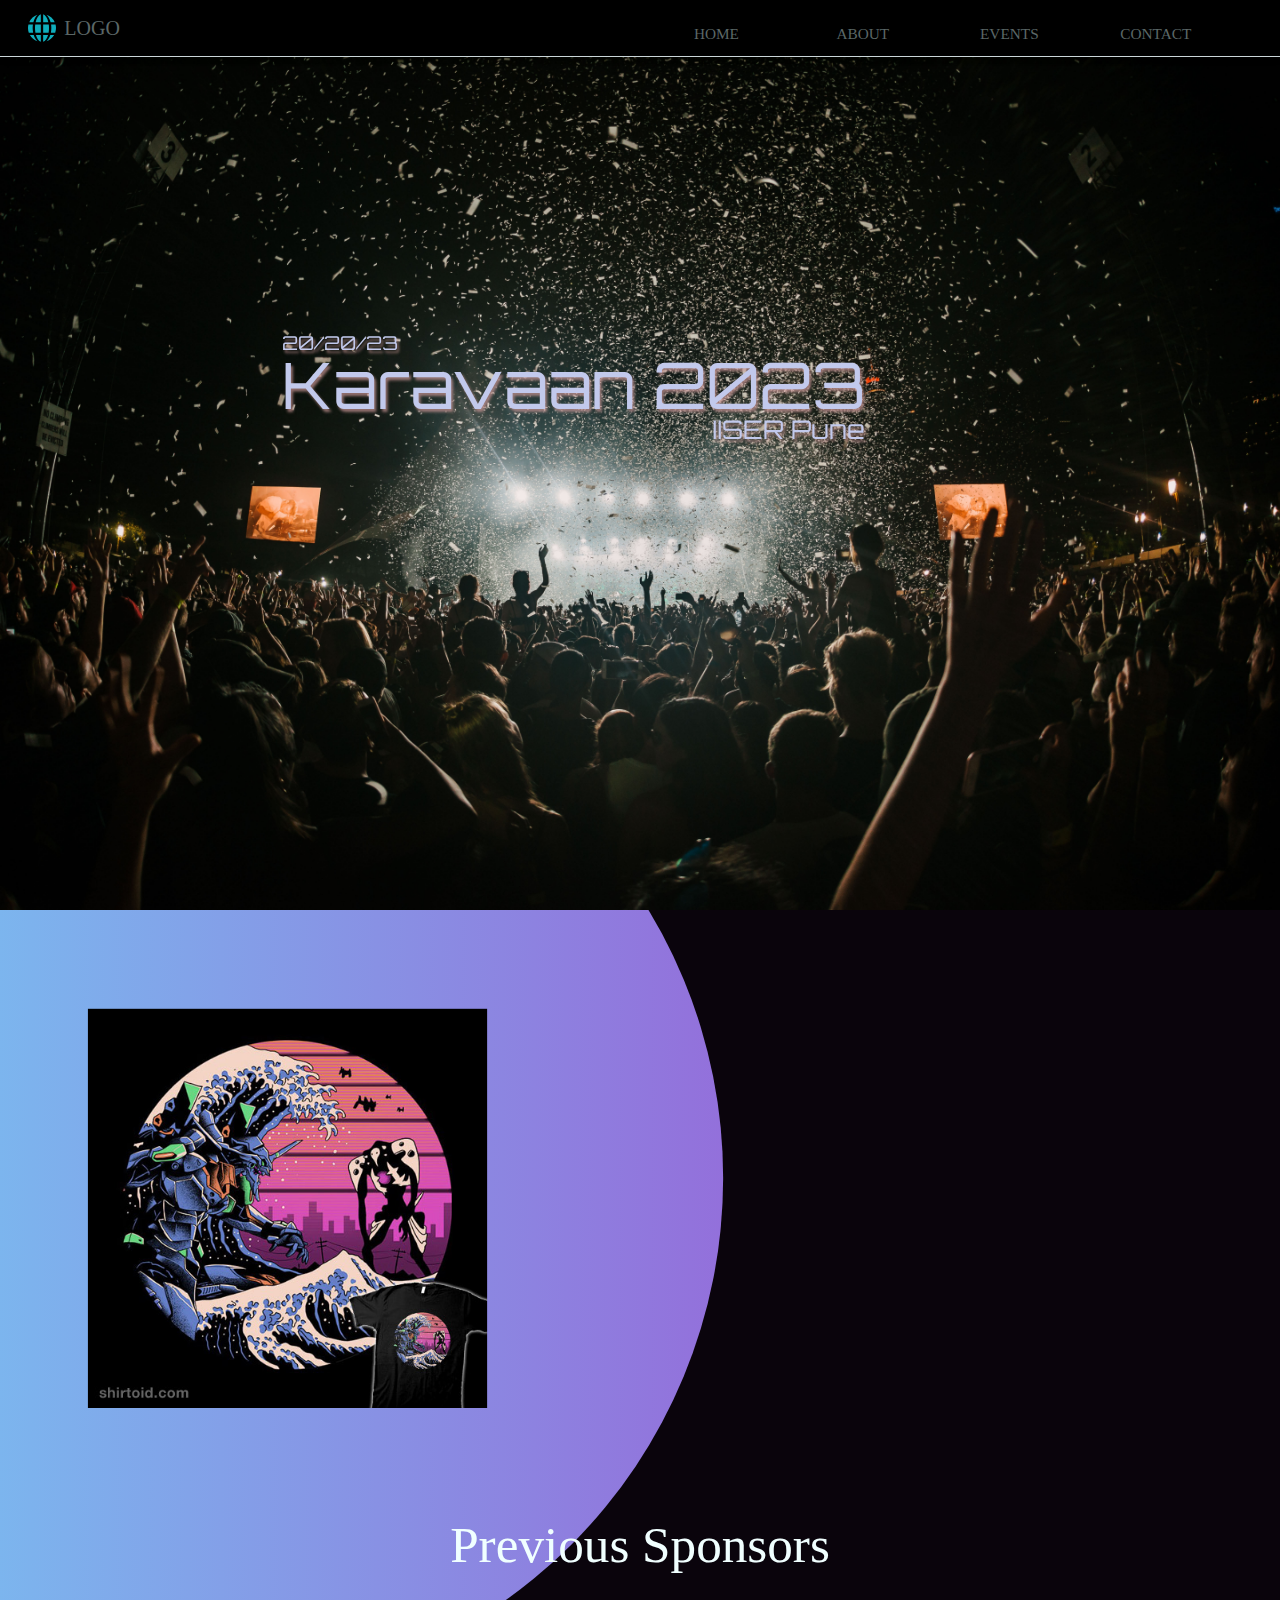
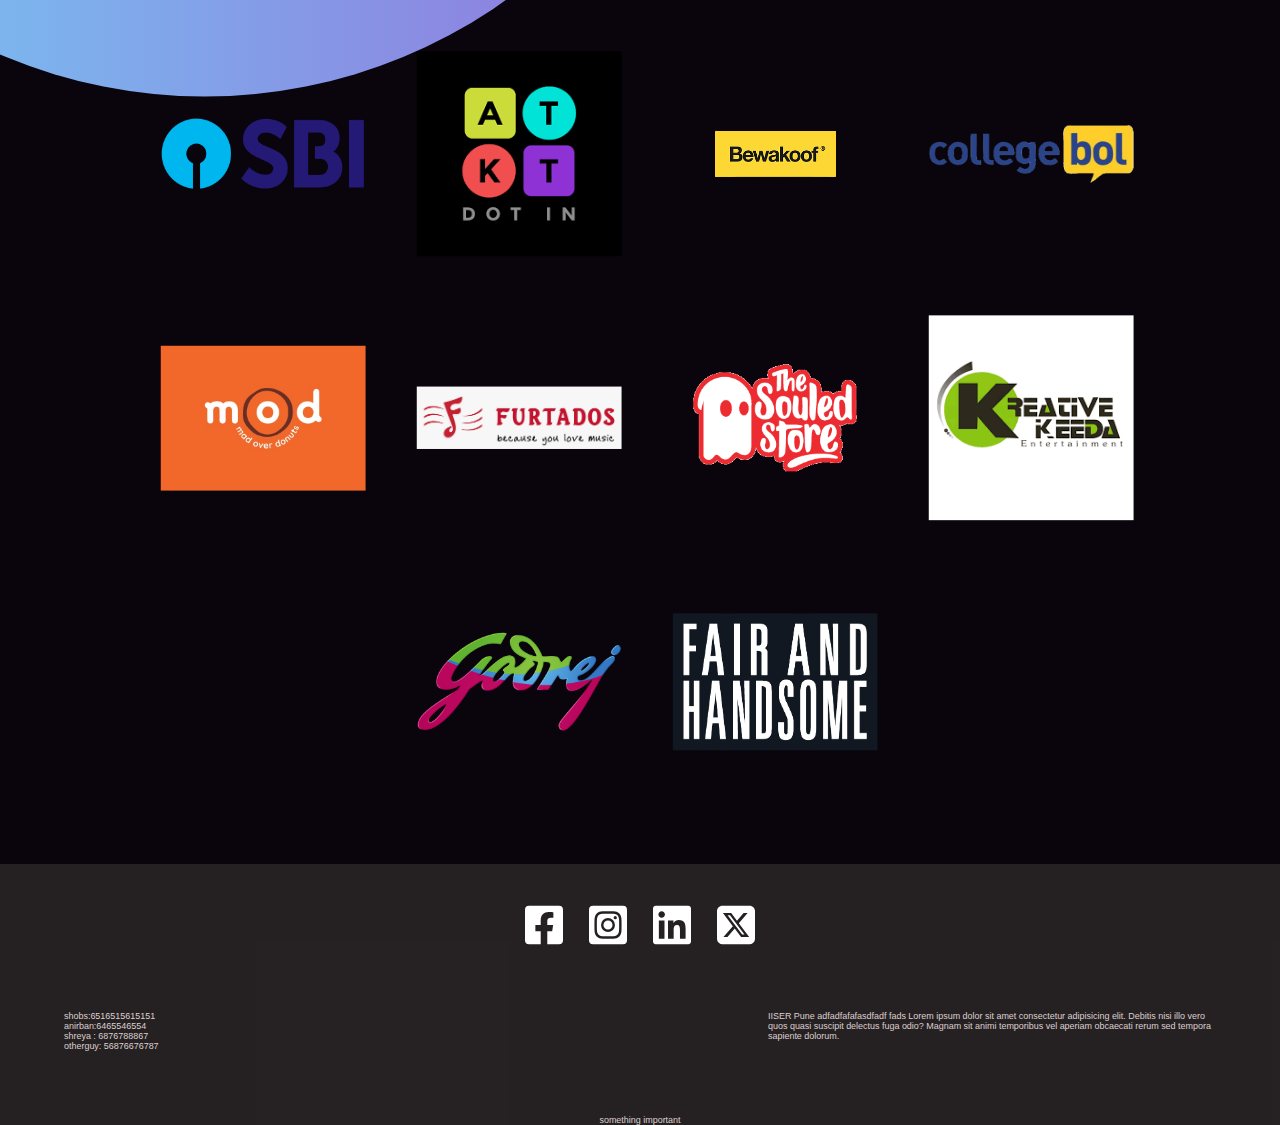
<file: index.html>
<html lang="en">
  <head>
    <meta charset="UTF-8" />
    <meta name="viewport" content="device-width, initial-scale=1.0" />
    <link rel="stylesheet" href="style.css" />
    <link rel="preconnect" href="https://fonts.googleapis.com" />
    <link rel="preconnect" href="https://fonts.gstatic.com" crossorigin />
    <link
      href="https://fonts.googleapis.com/css2?family=Monoton&display=swap"
      rel="stylesheet"
    />
    <link rel="preconnect" href="https://fonts.googleapis.com" />
    <link rel="preconnect" href="https://fonts.gstatic.com" crossorigin />
    <link
      href="https://fonts.googleapis.com/css2?family=Orbitron:wght@800&display=swap"
      rel="stylesheet"
    />
        <script src="https://ajax.googleapis.com/ajax/libs/jquery/3.6.4/jquery.min.js"></script>
      <script defer src="app.js"></script>
    
    <title>Document</title>
  </head>
  <body>

    <div class="container-nav">
    <header class="site-header">
        <div class="header__content--flow">
            <section class="header-content--left">
                <a href="#" class="brand-logo">
                    <svg width="28" height="28" viewBox="0 0 24 24" fill="none" xmlns="http://www.w3.org/2000/svg">
                        <path d="M8.098.649A12.037 12.037 0 0 0 1.088 7h3.525C5.305 4.302 6.541 2.065 8.098.65ZM6.544 7C7.359 3.45 9.014.832 11 .166V7H6.544Zm-2.33 2H.378A12.022 12.022 0 0 0 0 12c0 1.403.24 2.749.683 4h3.703A20.558 20.558 0 0 1 4 12c0-1.032.074-2.037.214-3Zm2.127 7A23.07 23.07 0 0 1 6 12c0-1.036.066-2.041.189-3H11v7H6.341Zm-1.44 2H1.605a12.037 12.037 0 0 0 6.493 5.351c-1.36-1.237-2.475-3.1-3.197-5.35ZM11 23.834C9.205 23.232 7.681 21.037 6.803 18H11v5.834Zm4.902-.483a12.037 12.037 0 0 0 6.493-5.35h-3.296c-.722 2.25-1.837 4.113-3.197 5.35ZM17.197 18c-.878 3.037-2.402 5.232-4.197 5.834V18h4.197Zm2.417-2h3.703A11.98 11.98 0 0 0 24 12c0-1.036-.131-2.041-.378-3h-3.836c.14.963.214 1.968.214 3 0 1.396-.135 2.74-.386 4Zm-1.803-7c.123.959.189 1.964.189 3 0 1.403-.12 2.749-.341 4H13V9h4.811Zm-.355-2H13V.166C14.986.832 16.641 3.45 17.456 7Zm1.931 0c-.692-2.698-1.928-4.935-3.485-6.351A12.037 12.037 0 0 1 22.912 7h-3.525Z" />
                    </svg>
                    <span class="logo-text">LOGO</span>
                </a>
                <button class="nav-toggle">
                    <span class="toggle--icon"></span>
                </button>
            </section>
            <section class="header-content--right">
                <nav class="header-nav" role="navigation">
                    <ul class="nav__list" aria-expanded="false">
                        <li class="list-item">
                            <a class="nav__link" href="index.html">Home</a>
                        </li>
                        <li class="list-item">
                            <a class="nav__link" href="#aboutt">About</a>
                        </li>
                        <li class="list-item">
                            <a class="nav__link" href="events.html">Events</a>
                        </li>
                       
                        <li class="list-item">
                            <a class="nav__link" href="#footer">Contact</a>
                        </li>
                    </ul>
                </nav>
            </section>
        </div>
    </header>
</div>
    
    <div class="wrapper">
      

      <div class="blob", id="blob"></div>
      <div class="name-placement">
        <img src="img\fest.jpg" class="fest" />
        <div class="container">
          <p class="date hidden">20/20/23</p>
          <p class="text hidden">Karavaan 2023</p>
          <p class="venue hidden">IISER Pune</p>
        </div>
      </div>
    </div>



      






    
    <div class="wrap">
    <!-- changes by me  -->
    <div class="blob2" id="blob2"></div>
    <div class="blob3" id="blob3"></div>
  </div>
    <section class="column-container">
      <div class="row">
        <section class="about" id="aboutt">
          <div class="aboutimg"></div>
          <div class="abouttext" id="zindexup">
            <h2 class="aboutus hidden" >About Us</h2>
            <p class="about hidden">
              Lorem ipsum dolor sit amet consectetur adipisicing elit. Ipsum
              nihil odio quam unde veritatis, excepturi expedita quas magnam
              dolorum consequuntur ipsa nulla recusandae dolorem culpa! Itaque
              modi illum consectetur molestiae totam fuga veritatis voluptas
              quisquam.  Lorem ipsum dolor sit amet consectetur adipisicing elit. Ipsum
              nihil odio quam unde veritatis, excepturi expedita quas magnam
              dolorum consequuntur ipsa nulla recusandae dolorem culpa! Itaque
              modi illum consectetur molestiae totam fuga veritatis voluptas
              quisquam.     
            </p>
          </div>
        </section>
      </div>
    </section>
  

    <section class="sponsors">
      <p class="spon">Previous Sponsors</p>
      <div class="spon-cover">
        <div><img src="img\sponsors\10.png" alt=""></div>
        <div><img src="img\sponsors\15.png" alt=""></div>
        <div><img src="img\sponsors\3.png" alt=""></div>
        <div><img src="img\sponsors\4.png" alt=""></div>
        <div><img src="img\sponsors\13.png" alt=""></div>
        <div><img src="img\sponsors\6.png" alt=""></div>
        <div><img src="img\sponsors\5.png" alt=""></div>
        <div><img src="img\sponsors\18.png" alt=""></div>
        <div><img src="img\sponsors\20.png" alt=""></div>
        <div><img src="img\sponsors\22.png" alt=""></div>
      </div>
    </section>





    







    <section class="footer" id="footer">
      <div class="logos">
        <div class="cover">
          <div>
           <img src="img\icons\zuck.svg" alt="">
          </div>
          <div>
            <img src="img\icons\insta.svg" alt="">
          </div>
          <div>
            <img src="img\icons\linkedin.svg" alt="">
          </div>
          <div>
            <img src="img\icons\x.svg" alt="">
          </div>
        </div>
      </div>
      <div class="cover-2">
      <div class="coords"><p>shobs:6516515615151</p>
      <p>anirban:6465546554 </p>
      <p>shreya : 6876788867</p>
      <p>otherguy: 56876676787</p></div>
      <div class="address">
        <p>IISER Pune adfadfafafasdfadf fads Lorem ipsum dolor sit amet consectetur adipisicing elit. Debitis nisi illo vero quos quasi suscipit delectus fuga odio? Magnam sit animi temporibus vel aperiam obcaecati rerum sed tempora sapiente dolorum.</p>
      </div></div>
      <div class="extra-info">
        <p> something important</p>
      </div>
      
    </section>
  </body>
</html>
</file>
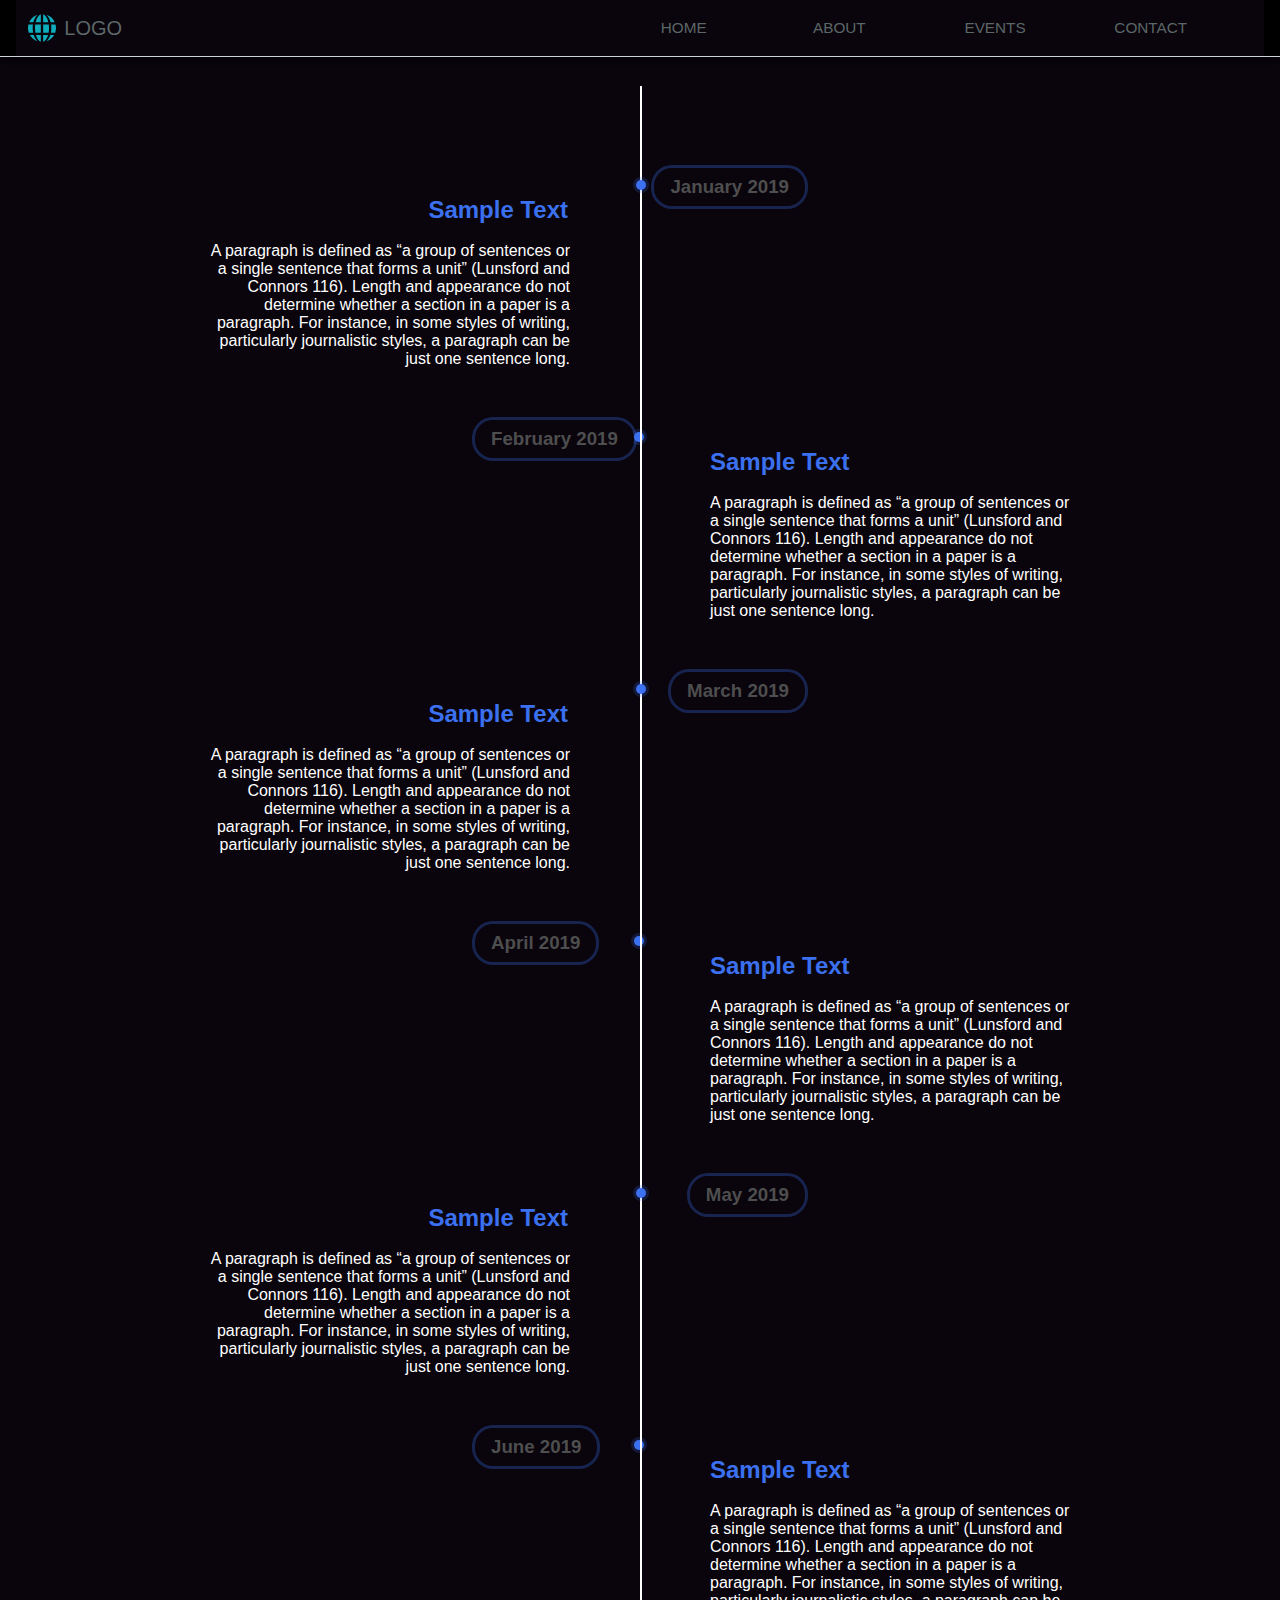
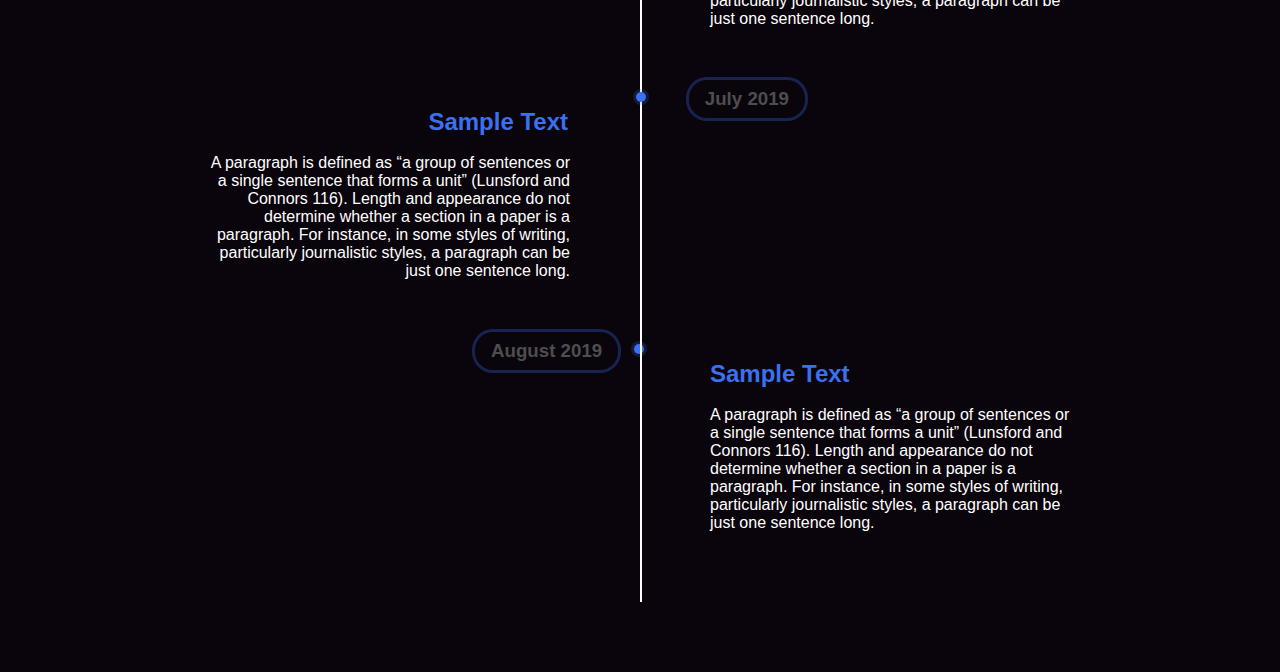
<file: events.html>
<!DOCTYPE html>
<html lang="en">
<head>
    <meta charset="UTF-8">
    <meta name="viewport" content="width=device-width, initial-scale=1.0">
        <link
      href="https://fonts.googleapis.com/css2?family=Orbitron:wght@800&display=swap"
      rel="stylesheet"
    />
    <link rel="stylesheet" href="events.css">
    <link rel="stylesheet" href="style.css">
        <link rel="preconnect" href="https://fonts.googleapis.com" />
    <link rel="preconnect" href="https://fonts.gstatic.com" crossorigin />
    <link
      href="https://fonts.googleapis.com/css2?family=Monoton&display=swap"
      rel="stylesheet"
    />
    <link rel="preconnect" href="https://fonts.googleapis.com" />
    <link rel="preconnect" href="https://fonts.gstatic.com" crossorigin />
    <link
      href="https://fonts.googleapis.com/css2?family=Orbitron:wght@800&display=swap"
      rel="stylesheet"
    />
        <script src="https://ajax.googleapis.com/ajax/libs/jquery/3.6.4/jquery.min.js"></script>
      <script defer src="app.js"></script>
    </head>
    
<body>
       <div class="container-nav">
    <header class="site-header">
        <div class="header__content--flow">
            <section class="header-content--left">
                <a href="index.html" class="brand-logo">
                    <svg width="28" height="28" viewBox="0 0 24 24" fill="none" xmlns="http://www.w3.org/2000/svg">
                        <path d="M8.098.649A12.037 12.037 0 0 0 1.088 7h3.525C5.305 4.302 6.541 2.065 8.098.65ZM6.544 7C7.359 3.45 9.014.832 11 .166V7H6.544Zm-2.33 2H.378A12.022 12.022 0 0 0 0 12c0 1.403.24 2.749.683 4h3.703A20.558 20.558 0 0 1 4 12c0-1.032.074-2.037.214-3Zm2.127 7A23.07 23.07 0 0 1 6 12c0-1.036.066-2.041.189-3H11v7H6.341Zm-1.44 2H1.605a12.037 12.037 0 0 0 6.493 5.351c-1.36-1.237-2.475-3.1-3.197-5.35ZM11 23.834C9.205 23.232 7.681 21.037 6.803 18H11v5.834Zm4.902-.483a12.037 12.037 0 0 0 6.493-5.35h-3.296c-.722 2.25-1.837 4.113-3.197 5.35ZM17.197 18c-.878 3.037-2.402 5.232-4.197 5.834V18h4.197Zm2.417-2h3.703A11.98 11.98 0 0 0 24 12c0-1.036-.131-2.041-.378-3h-3.836c.14.963.214 1.968.214 3 0 1.396-.135 2.74-.386 4Zm-1.803-7c.123.959.189 1.964.189 3 0 1.403-.12 2.749-.341 4H13V9h4.811Zm-.355-2H13V.166C14.986.832 16.641 3.45 17.456 7Zm1.931 0c-.692-2.698-1.928-4.935-3.485-6.351A12.037 12.037 0 0 1 22.912 7h-3.525Z" />
                    </svg>
                    <span class="logo-text">LOGO</span>
                </a>
                <button class="nav-toggle">
                    <span class="toggle--icon"></span>
                </button>
            </section>
            <section class="header-content--right">
                <nav class="header-nav" role="navigation">
                    <ul class="nav__list" aria-expanded="false">
                        <li class="list-item">
                            <a class="nav__link" href="index.html">Home</a>
                        </li>
                        <li class="list-item">
                            <a class="nav__link" href="index.html#aboutt">About</a>
                        </li>
                        <li class="list-item">
                            <a class="nav__link" href="events.html">Events</a>
                        </li>
                   
                        <li class="list-item">
                            <a class="nav__link" href="index.html#footer">Contact</a>
                        </li>
                    </ul>
                </nav>
            </section>
        </div>
    </header>
</div>

<div class="timeline">

  <ul>
    <li>
      <div class="right_content">
        <h2>Sample Text</h2>
        <p>A paragraph is defined as “a group of sentences or a single sentence that forms a unit” (Lunsford and Connors 116). Length and appearance do not determine whether a section in a paper is a paragraph. For instance, in some styles of writing, particularly
          journalistic styles, a paragraph can be just one sentence long.
        </p>
      </div>
      <div class="left_content">
        <h3>January 2019 </h3>
      </div>
    </li>
    <li>
      <div class="right_content">
        <h2>Sample Text</h2>
        <p>A paragraph is defined as “a group of sentences or a single sentence that forms a unit” (Lunsford and Connors 116). Length and appearance do not determine whether a section in a paper is a paragraph. For instance, in some styles of writing, particularly
          journalistic styles, a paragraph can be just one sentence long.
        </p>
      </div>
      <div class="left_content">
        <h3>February 2019 </h3>
      </div>
    </li>
    <li>
      <div class="right_content">
        <h2>Sample Text</h2>
        <p>A paragraph is defined as “a group of sentences or a single sentence that forms a unit” (Lunsford and Connors 116). Length and appearance do not determine whether a section in a paper is a paragraph. For instance, in some styles of writing, particularly
          journalistic styles, a paragraph can be just one sentence long.
        </p>
      </div>
      <div class="left_content">
        <h3>March 2019 </h3>
      </div>
    </li>
    <li>
      <div class="right_content">
        <h2>Sample Text</h2>
        <p>A paragraph is defined as “a group of sentences or a single sentence that forms a unit” (Lunsford and Connors 116). Length and appearance do not determine whether a section in a paper is a paragraph. For instance, in some styles of writing, particularly
          journalistic styles, a paragraph can be just one sentence long.
        </p>
      </div>
      <div class="left_content">
        <h3>April 2019 </h3>
      </div>
    </li>
    <li>
      <div class="right_content">
        <h2>Sample Text</h2>
        <p>A paragraph is defined as “a group of sentences or a single sentence that forms a unit” (Lunsford and Connors 116). Length and appearance do not determine whether a section in a paper is a paragraph. For instance, in some styles of writing, particularly
          journalistic styles, a paragraph can be just one sentence long.
        </p>
      </div>
      <div class="left_content">
        <h3>May 2019 </h3>
      </div>
    </li>
    <li>
      <div class="right_content">
        <h2>Sample Text</h2>
        <p>A paragraph is defined as “a group of sentences or a single sentence that forms a unit” (Lunsford and Connors 116). Length and appearance do not determine whether a section in a paper is a paragraph. For instance, in some styles of writing, particularly
          journalistic styles, a paragraph can be just one sentence long.
        </p>
      </div>
      <div class="left_content">
        <h3>June 2019 </h3>
      </div>
    </li>
    <li>
      <div class="right_content">
        <h2>Sample Text</h2>
        <p>A paragraph is defined as “a group of sentences or a single sentence that forms a unit” (Lunsford and Connors 116). Length and appearance do not determine whether a section in a paper is a paragraph. For instance, in some styles of writing, particularly
          journalistic styles, a paragraph can be just one sentence long.
        </p>
      </div>
      <div class="left_content">
        <h3>July 2019 </h3>
      </div>
    </li>
    <li>
      <div class="right_content">
        <h2>Sample Text</h2>
        <p>A paragraph is defined as “a group of sentences or a single sentence that forms a unit” (Lunsford and Connors 116). Length and appearance do not determine whether a section in a paper is a paragraph. For instance, in some styles of writing, particularly
          journalistic styles, a paragraph can be just one sentence long.
        </p>
      </div>
      <div class="left_content">
        <h3>August 2019 </h3>
      </div>
    </li>
    <div style="clear:both;"></div>
  </ul>
</div>










</body>
</html>
</file>
<file: style.css>
html {

    margin: 0px;
    padding: 0;
    background-color: rgb(10, 4, 12);
   
}
html {
	 box-sizing: border-box;
	 overflow-x: hidden;
}



:root {
    --brand-clr: hsl(185, 85%, 40%);
    --bg-primary: hsl(195, 20%, 86%);
    --border-clr: hsl(195, 16%, 82%);
    --accent-blue: hsl(205, 100%, 48%);
    --text-primary: hsl(180, 6%, 38%);
    --text-accent: hsl(195, 2%, 78%);

    --header: 3.5rem;
    --full-width: 100%;
    --padding-space: calc(var(--full-width) - 2rem);
    --max-width: 80rem;
    --min-width: 22.5rem;

    --bd-radius: 0.5em;
    --space-025: 0.25rem;
    --space-05: 0.5rem;
    --space-1: 1rem;
}

a {
    text-decoration: none;
}



.container-nav {
  width: 100%;
    flex-grow: 1;
    display: grid;
    place-self: center;

}

.site-header {
    --padding: 1rem;
    --header-margin: 5vh;
    --shadow: 0 0.1875em 0.3125em #0003, 0 0.125em 0.5em #0002;
    margin-block: auto;
    min-block-size: var(--header);
    background-color: #000000;
    outline: 1px solid var(--border-clr);
   
    padding-inline: var(--padding);
    box-shadow: var(--shadow);
}

.header__content--flow {
    block-size: inherit;
    display: flex;
    flex-flow: wrap;

    /* Breakpoint 1280px > 720px */
    gap: 0 clamp(3.5rem, -24.14rem + 61.43vw, 25rem);
}

.header__content--flow > * {
    flex-grow: 1;
    height: var(--header);
    width: calc((45rem - var(--full-width) - (var(--padding) * 2)) * 999);
}

.header-content--left {
    display: grid;
    grid-auto-flow: column;
    inline-size: max-content;
    place-content: center;
}

.brand-logo {
    gap: var(--space-05);
    padding: 0.25em 0.75em;
    align-items: center;
    display: inline-flex;
}

.brand-logo > svg {
    fill: var(--brand-clr);
}

.logo-text {
    color: var(--text-primary);
    font-size: 20px;
    font-weight: 500;
}

.nav-toggle {
    aspect-ratio: 1;
    height: 2.25rem;
    display: inline-grid;
    place-content: center;
    background: none;
    border: none;
    visibility: hidden;
    cursor: pointer;
}

.nav-toggle:active {
    scale: 0.9;
}

.toggle--icon {
    width: 1.5rem;
    height: 0.25rem;
    border-radius: 10vh;
    position: relative;
    background-color: #666;
}

.toggle--icon::before,
.toggle--icon::after {
    content: "";
    position: absolute;
    inset: 0;
    border-radius: inherit;
    background-color: #666;
    translate: 0 var(--bar--top, 0.5rem);
}

.toggle--icon::after {
    --bar--top: -0.5rem;
}

.header-content--right {
    flex-grow: 999;
}

.header-nav {
    display: grid;
    align-items: center;
    block-size: 100%;
}

.nav__list {
    list-style: none;
    display: grid;
    grid-auto-flow: column;
    justify-content: space-evenly;
    grid-auto-rows: 2.25rem;
}

.list-item {
    block-size: 100%;
}

.nav__link {
    block-size: inherit;
    display: inline-grid;
    place-items: center;
    min-width: 10ch;
    padding-left: 0;
    color: var(--text-primary);
    font-size: 15.3px;
    font-weight: 500;
    text-transform: uppercase;
}

.nav__link:focus-within {
    color: var(--accent-blue);
}
.nav__link:hover:not(:focus) {
    border-bottom: 2px solid currentColor;
}
.nav__list:hover .nav__link:not(:focus, :hover) {
    color: var(--text-accent);
}

@media (max-width: 575px) {
    .header-content--left {
        justify-content: space-between;
    }

    .header-content--right {
        height: auto;
    }

    .nav-toggle {
        visibility: visible;
    }

    .nav__list {
      position: absolute;
        right: 0;
        padding: 5px 1px 5px 1px;
        margin-inline: var(--space-1);
        top: 11vw;
        z-index: 1000;
        position: absolute;
        grid-auto-rows: 1rem;
        background-color: #ffffff00;
        border-radius: var(--bd-radius);
        border: 1px solid var(--border-clr);
        
        grid-auto-flow: row;
        box-shadow: var(--shadow);
        visibility: hidden;
        opacity: 0;
    }

    .nav__list[aria-expanded="true"] {
        visibility: visible;
        transform-origin: top center;
        opacity: 1;
        transition: visibility 0ms, transform 166ms ease, opacity 166ms linear;
    }
}

@media (max-width: 479px) {
    .header-content--left > * {
        scale: 0.83;
    }
 
}



body {
  margin:0;
  padding:0;
  width:0;
  min-width: 100%;
  overflow-x: hidden;   


}
.wrapper {

    position: relative;
    font-family: 'Monoton', cursive;
    width:100%;
}

.fest {
    width: 100%;
    z-index: -1;
    position: absolute;

}

.name-placement {
    position: relative;
}

.container {
    position: absolute;
    left:22vw;
    top:20vw;
    color: rgb(194, 201, 236);
    font-family: 'Orbitron', sans-serif;
    text-align: center;
      text-shadow: 2px 3px 3px hsla(0, 35%, 70%, 0.7);

}

p.text{
    font-size: 5vw;
    margin-top: -2%;
    margin-bottom:-2%;
}


p.date{
 font-size: 1.5vw;
 margin-bottom: 0;
 text-align: left;
}

p.venue{
 font-size: 2vw;
 margin-top: 0;
 text-align: right;
}



a { 
    color: aliceblue;
    text-decoration: none;
}
.rows {
    
    font-size: 2.5vw;
    display: flex;
    justify-content: right;
    gap:10vw;
    margin: 0;
    padding: 0;
    list-style: none;


}



.logo {
    position: sticky;
    top: 5px;
    left:5px;
    font-size: larger;
    margin-right: auto;
    align-self: flex-start;
    overflow: hidden;
}

.wrap {  

  display: flex;
  position: relative;
  align-items: center;
    height: 60vw;  
    background-color: transparent;  
    color: black;  
    padding-bottom: 10vw;  
    margin: 0;
}

/* code for blob*/
#blob2 {
  overflow: hidden;
  padding: 0;
  margin: 0;
    z-index: -2;
    background-color: white;
    height: 81vw;
    position: absolute;
    aspect-ratio: 1;
    left: 50%;
    top: 50%;
    translate: -92% 15%;
    border-radius: 50%;
    background: linear-gradient(
        to right,
        rgb(114, 211, 246),
        mediumpurple
    );


 

}




section.about {

    display: flex;
    gap: 10vw;
    justify-content:space-around;
    align-items: center;
  }
  
  div.aboutimg {
    z-index: 5;
    height: 40vw;
    width: 39vw;
    background:transparent url("Retro-Eva.jpg") no-repeat center;
    scale: 80%;
    background-size: contain; 
  }
  
  div.abouttext {
  z-index: -2;
    color: rgb(194, 201, 236);
    height: 40vw;
    width: 39vw;
    background-color: rgb(10, 4, 12);
    overflow: hidden;
 
  }
  
  #zindexup{
    z-index: -5;
  }


  .about {
    font-size: 2vw;
  }

  .sponsors{
    padding: 0 10% 0 10%;
    z-index: 1000;
  }
.spon {
  color:azure;
  font-size: 4vw;
  text-align: center;
}
.spon-cover {

  display: flex;
    flex-wrap: wrap;
      justify-content: center;
}

.spon-cover div > img {
  width: 20vw;
  aspect-ratio: 1;
  object-fit: contain;
  padding-bottom: 3%;
  padding-left:3%;
  scale: 80%;


}



.spon-cover div > img:hover {
  scale: 82%;
  transition:all 0.2s ease-in-out;
}












  .footer {
    font-family: Arial, Helvetica, sans-serif;
    padding-top: 3vw;
    background-color: rgba(53, 50, 47, 0.642);
    gap: 10px;
    overflow-x: hidden;
    margin-top: clamp(2rem,5vw,3rem);
 
  }
    .footer p{
      font-size: 0.7vw;
      margin: 0;
      text-align: center;
      color: rgb(222, 207, 207);
    }



  .logos{
  padding: 0;
  margin: 0;
  }

  .cover{
    display: flex;
    justify-content: center;
    gap: 2vw;
    padding: 0;
    margin: 0;
  }

  .coords {
    align-self: center;
    width: 35vw
  }


  .cover-2{
    display: flex;
    justify-content: space-between;
    gap: 5vw;
    padding: 5vw 5vw;

    
  }

  .coords > p {
    text-align: left;
  }

  .address p{
    width: 35vw;
    text-align:left;
 
  }





  .cover img {

    object-fit: contain;
    overflow: hidden;
    width: clamp(0.5rem, 6rem,3vw);
  }



  .cover img:hover{
    transition: transform .1s ease-in;
    transform: scale(1.1);

        
 }

 .us  {
  width : 2rem;

 }



.aboutus{
  opacity: 0;
  text-align: center;
  filter: blur(5px);
      transform: translateX(+100%);
    transition: all 1s;
}

.hidden {
  opacity: 0;
  filter: blur(5px);
      transform: translateX(-100%);
    transition: all 1s;
}



.show{
    opacity: 1;
    filter: blur(0);
    transform: translate(0);
}


/* code for blob*/
#blob {
  overflow: hidden;
    z-index: -2;
    background-color: white;
    height: 30vw;
    aspect-ratio: 1;
    position: absolute;
    left: 50%;
    top: 50%;
    translate: -50% -50%;
    border-radius: 50%;
    background: linear-gradient(
        to right,
        aquamarine,
        mediumpurple
    );

    animation: rotate 20s infinite;
    filter: blur(12vw);

 

}

@keyframes rotate {
        from {
            rotate: 0deg;

        }

        50% {
            scale: 1.3 1.1;
        }

        to {
            rotate: 360deg;
        }
        
    }
</file>
<file: events.css>
*{
  margin:0;
  padding:0;
  font-family: 'Roboto', sans-serif;
  background: rgb(10, 4, 12);
  color:#fff;
 
}

.timeline:before {
  content: '';
  position:absolute;
  height:100%;
  left:50%;
  width:2px;
  top:-20px;
  background:#fff;
  z-index:1;
}
.timeline{
  position:relative;
  margin: 50px auto;
  width:1000px;
  padding:50px 0;
}


.timeline ul{
  margin:0;
  padding:0 ;
}

.timeline ul li{
  list-style:none;
  box-sizing:border-box; 
  line-height:normal;
  position:relative;
  width:50%;
  padding: 40px 70px;
}

.timeline ul li .right_content h2{
  color:rgba(59,112,239,1);
  padding:0px 2px 18px 0px;
}
.timeline ul li:nth-child(odd){
  float:left;
  text-align:right;
  clear:both;
}

.timeline ul li:nth-child(even){
  float:right;
  text-align:left;
  clear:both;
}

.left_content{
  padding-bottom:20px;
}

.timeline ul li:nth-child(odd):before{
  content: '';
  position:absolute;
  width:10px;
  height:10px;
  background:rgba(59,112,239,1);
  border-radius:50%;
  box-shadow: 0 0 0 3px rgba(58,112,239,0.2);
  right:-6px;
  top:24px;
  z-index:1;
}

.timeline ul li:nth-child(even):before{
  content: '';
  position:absolute;
  width:10px;
  height:10px;
 background:rgba(59,112,239,1);
  border-radius:50%;
  box-shadow: 0 0 0 3px rgba(58,112,239,0.2);
  left:-6px;
  top:24px;
}

.timeline ul li:nth-child(odd) .left_content{
  position:absolute;
  top:12px;
  right:-165px;
  margin:0;
  padding:8px 16px;

  color:#fff;
  box-shadow:0 0 0 3px rgba(59,112,239,0.3);
  border-radius:18px;
  
}

.timeline ul li:nth-child(even) .left_content{
  position:absolute;
  top:12px;
  left:-165px;
  margin:0;
  padding:8px 16px;
  
  color:#fff;
  box-shadow:0 0 0 3px rgba(59,112,239,0.3);
  border-radius:18px;
  
}


@media (max-width: 1000px){
  
  .timeline{
    width:100%;
  }
}

@media (max-width: 767px){
  .timeline{
    width:100%;
  }
  .timeline:before{
    left:20px;
  }
  .timeline ul li:nth-child(odd),
  .timeline ul li:nth-child(even){
    width:100%;
    text-align:left;
   padding-left:50px; 
  }
  
  .timeline ul li:nth-child(odd):before
    {
    top:-18px;
    left:16px;
  
  }
  .timeline ul li:nth-child(even):before
  { 
    top:-18px;
    left:16px;
  }
  
    .timeline ul li:nth-child(odd) .left_content,
  .timeline ul li:nth-child(even) .left_content
  {
    top:-30px;
    left:50px;
    right:inherit;
  }

  
}












.hr-line {
  border-top: 1px solid transparent;
  background: linear-gradient(white, white) padding-box, linear-gradient(90deg, White, DimGrey, White) border-box;
}

h3 {
  text-align: center;
  color: #4D4E4E !important;
  font-weight: 600 !important;
}

h5 { 
  color: #4D4E4E !important;
  font-weight: 600 !important;
}

h6 {
  position: relative;
  color: #4D4E4E !important;
  font-weight: 600 !important;
  padding-top: 16px;
}

.intro {
  text-align: center;
}

.card {
  flex-basis: 30%;
  flex-grow: 1;
  min-width: 180px !important;
  box-shadow: 0px 4px 12px #C3C7CB;
  transition: all .2s ease-in-out;
  transform-origin: bottom;
  cursor: default;
}

.card-title {
  font-weight: 600;
  color: #4D4E4E;
  font-size: 18px;
}

.card-text {
  font-family: Poppins;
  font-weight: 200;
  color: #4D4E4E;
  font-size: 16px;
}

.planner-item:hover {
  box-shadow: 0px 8px 12px 2px #C3C7CB;
  transform: scale(1.05);
}

.blue-marker:before {
  background-color: DodgerBlue;
}

.yellow-marker:before {
  background-color: BurlyWood;
}

.pink-marker:before {
  background-color: HotPink;
}

.blue-outline {
  border: 1px solid #80CDFF !important;
  & i {
  color: DodgerBlue;
  } 
}

.yellow-outline {
  border: 1px solid BurlyWood !important;
  & i {
  color: BurlyWood;
  } 
}

.pink-outline {
  border: 1px solid HotPink !important;
  & i {
  color: HotPink;
  } 
} 

.timeline-section {
  position: relative;
  z-index: 1;
  padding-left: 180px;
}

.timeline-section .timeline-date {
  position: absolute;
  width: 180px;
  height: 100%;
  top: 0;
  left: 0;
  display: flex;
  align-items: center;
  justify-content: flex-end;
  padding-right: 60px;
}

.timeline-section .timeline-date:after {
  position: absolute;
  width: 4px;
  height: 100%;
  content: "";
  background-color: #ebebeb;
  top: 0;
  right: 30px;
  z-index: 1;
}

.timeline-section .timeline-date:before {
  position: absolute;
  width: 12px;
  height: 12px;
  border-radius: 50%;
  content: "";
  top: 50%;
  right: 26px;
  z-index: 2;
}

@media only screen and (max-width: 420px) {
.timeline-date h6 {
  left: -95px;
  transform: rotate(-90deg);
  top: 10px;
} 
  
.timeline-section {
  padding-left: 65px; 
} 
  
.timeline-section .timeline-date::after {
  right: 160px;
} 
  
.timeline-section .timeline-date::before {
  right: 156px;
    
}
  
.planner-item {
  right: 10px;
}
}
</file>
